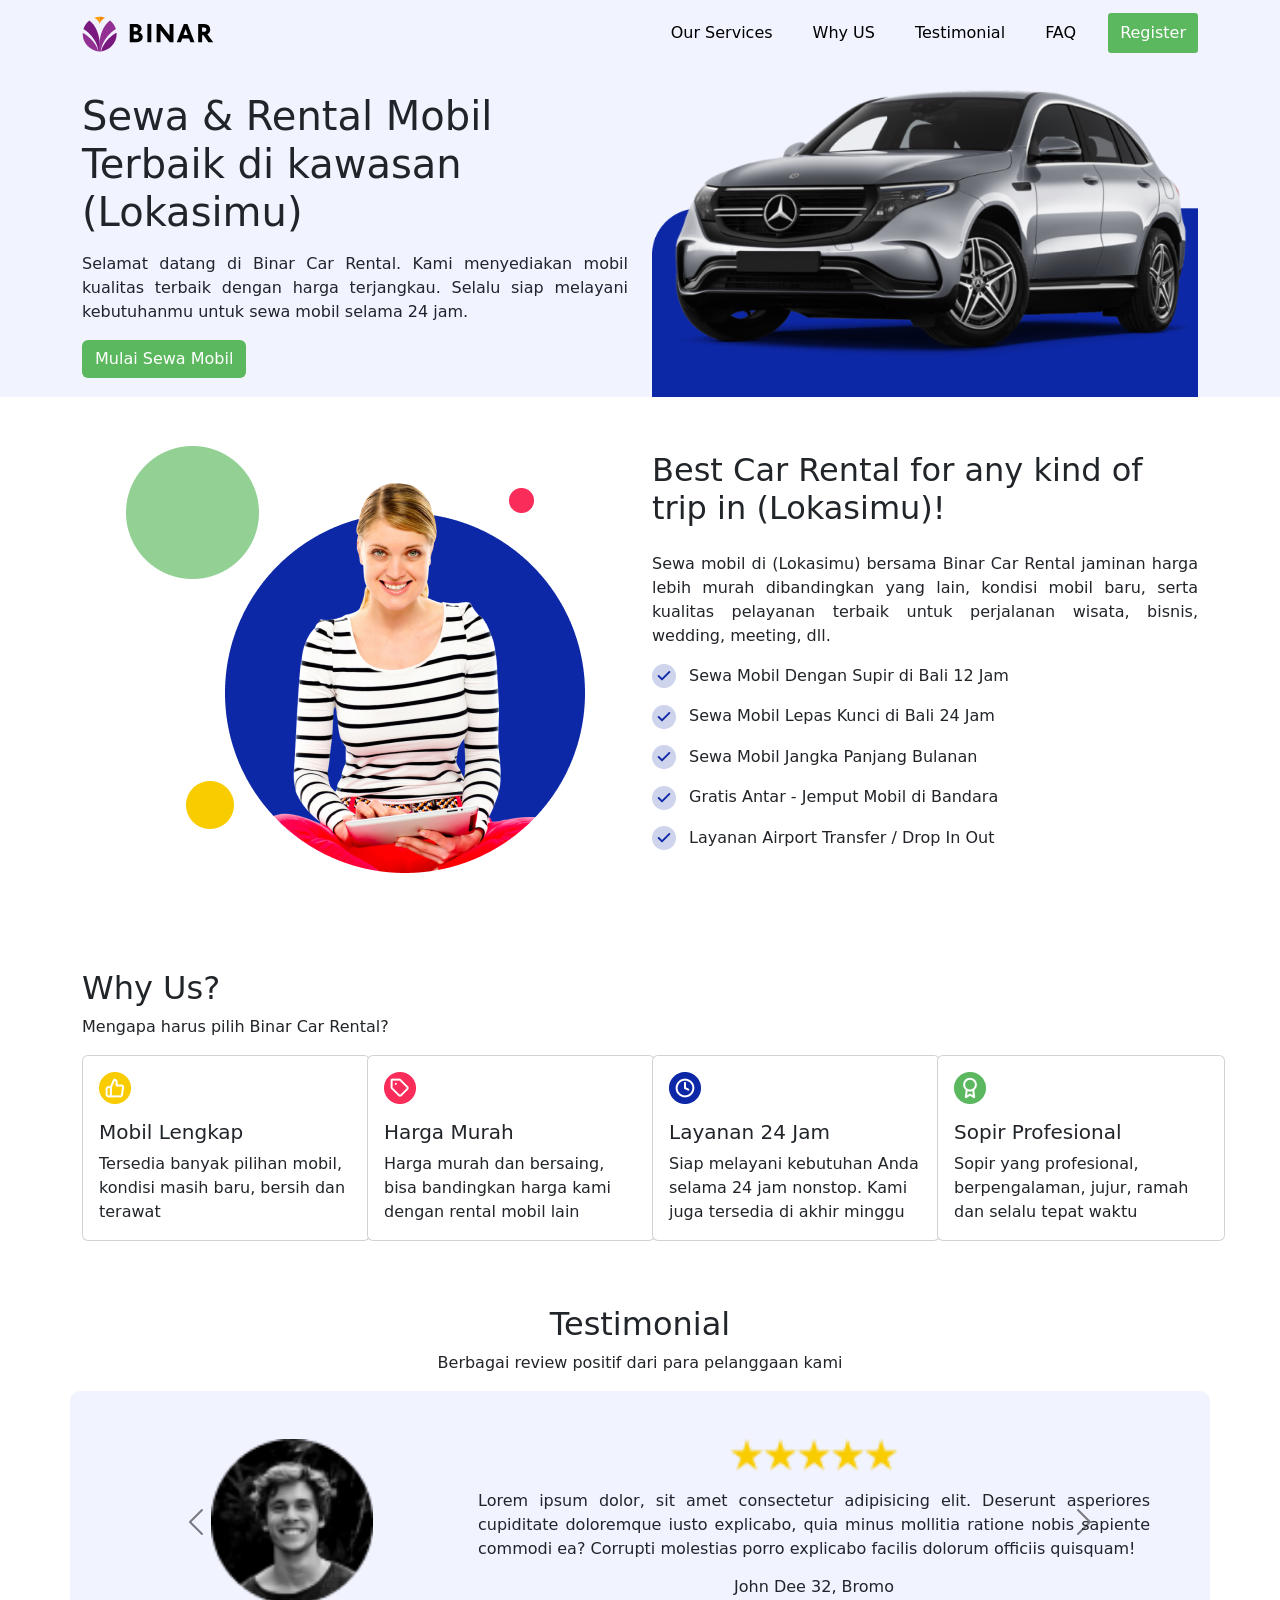
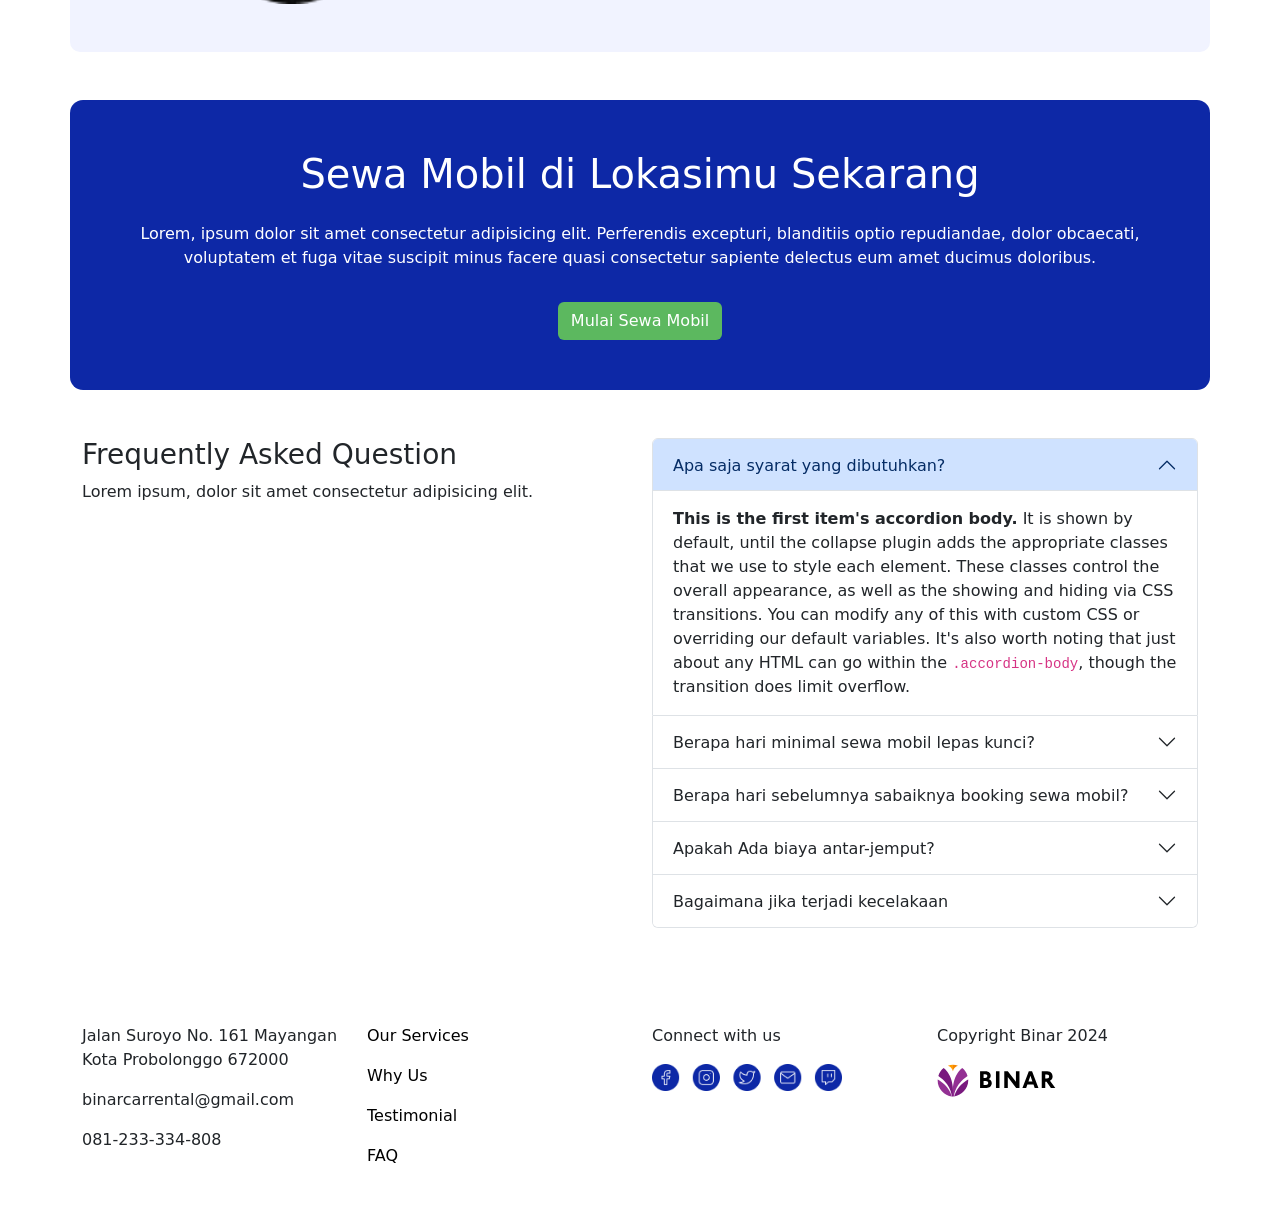
<file: index.html>
<!DOCTYPE html>
<html lang="en">
  <head>
    <meta charset="utf-8" />
    <meta name="viewport" content="width=device-width, initial-scale=1" />
    <title>Binar Car Rental</title>
    <link
      href="https://cdn.jsdelivr.net/npm/bootstrap@5.3.3/dist/css/bootstrap.min.css"
      rel="stylesheet"
      integrity="sha384-QWTKZyjpPEjISv5WaRU9OFeRpok6YctnYmDr5pNlyT2bRjXh0JMhjY6hW+ALEwIH"
      crossorigin="anonymous"
    />
  </head>
  <body>
    <div style="background-color: #f1f3ff">
      <!-- navbar start -->
      <nav class="navbar navbar-expand-md">
        <div class="container">
          <a class="navbar-brand" href="#">
            <img
              src="/image/logo binar.svg"
              alt="Logo"
              class="d-inline-block align-text-top"
            />
          </a>
          <button
            class="navbar-toggler"
            type="button"
            data-bs-toggle="offcanvas"
            data-bs-target="#navbarOffcanvas"
            aria-controls="navbarOffcanvas"
          >
            <span class="navbar-toggler-icon"></span>
          </button>

          <div
            class="offcanvas offcanvas-end offcanvas-half"
            tabindex="-1"
            id="navbarOffcanvas"
            aria-labelledby="navbarOffcanvasLabel"
            style="width: 50%"
          >
            <div class="offcanvas-header">
              <h5 class="offcanvas-title" id="navbarOffcanvasLabel">BCR</h5>
              <button
                type="button"
                class="btn-close"
                data-bs-dismiss="offcanvas"
                aria-label="Close"
              ></button>
            </div>
            <div class="offcanvas-body">
              <ul class="navbar-nav ms-auto gap-md-4">
                <li class="nav-item">
                  <a class="nav-link text-black" href="#ourservices"
                    >Our Services</a
                  >
                </li>
                <li class="nav-item">
                  <a class="nav-link text-black" href="#whyus">Why US</a>
                </li>
                <li class="nav-item">
                  <a class="nav-link text-black" href="#testimonial"
                    >Testimonial</a
                  >
                </li>
                <li class="nav-item">
                  <a class="nav-link text-black" href="#faq">FAQ</a>
                </li>
                <li class="nav-item">
                  <a
                    class="nav-link text-white"
                    style="
                      background-color: #5cb85f;
                      width: fit-content;
                      padding: 8px 12px;
                      border-radius: 3px;
                    "
                    href="#"
                    >Register</a
                  >
                </li>
              </ul>
            </div>
          </div>
        </div>
      </nav>
      <!-- navbar end -->
      <!-- main section start -->
      <div id="mainsection" class="container">
        <div class="row">
          <div class="col-md-6 d-flex flex-column justify-content-center">
            <h1 style="margin-top: 8px; margin-bottom: 8px">
              Sewa & Rental Mobil Terbaik di kawasan (Lokasimu)
            </h1>
            <p style="margin-top: 8px; margin-bottom: 8px; text-align: justify">
              Selamat datang di Binar Car Rental. Kami menyediakan mobil
              kualitas terbaik dengan harga terjangkau. Selalu siap melayani
              kebutuhanmu untuk sewa mobil selama 24 jam.
            </p>
            <div>
              <button
                type="button"
                class="btn text-white"
                style="
                  background-color: #5cb85f;
                  margin-top: 8px;
                  width: fit-content;
                "
                onclick="window.open('rentcar-page.html', '_blank')"
              >
                Mulai Sewa Mobil
              </button>
            </div>
          </div>
          <div class="col-md-6">
            <img
              src="/image/img_car.png"
              class="img-fluid"
              alt="Mercedes"
              style="margin-top: 16px"
            />
          </div>
        </div>
      </div>
      <!-- main section end -->
    </div>
    <!-- our services start -->
    <div id="ourservices" class="container">
      <div class="row">
        <!-- left column -->
        <div class="col-md-6 d-flex justify-content-center my-5">
          <img
            src="/image/img_service.png"
            class="img-fluid"
            alt="ourservice"
          />
        </div>
        <!-- right column -->
        <div class="col-md-6 d-flex flex-column justify-content-center">
          <h2 style="margin-bottom: 24px">
            Best Car Rental for any kind of trip in (Lokasimu)!
          </h2>
          <p style="text-align: justify">
            Sewa mobil di (Lokasimu) bersama Binar Car Rental jaminan harga
            lebih murah dibandingkan yang lain, kondisi mobil baru, serta
            kualitas pelayanan terbaik untuk perjalanan wisata, bisnis, wedding,
            meeting, dll.
          </p>
          <p>
            <img
              src="/image/checklist.png"
              alt="check"
              style="margin-right: 8px"
            />
            Sewa Mobil Dengan Supir di Bali 12 Jam
          </p>
          <p>
            <img
              src="/image/checklist.png"
              alt="check"
              style="margin-right: 8px"
            />
            Sewa Mobil Lepas Kunci di Bali 24 Jam
          </p>
          <p>
            <img
              src="/image/checklist.png"
              alt="check"
              style="margin-right: 8px"
            />
            Sewa Mobil Jangka Panjang Bulanan
          </p>
          <p>
            <img
              src="/image/checklist.png"
              alt="check"
              style="margin-right: 8px"
            />
            Gratis Antar - Jemput Mobil di Bandara
          </p>
          <p>
            <img
              src="/image/checklist.png"
              alt="check"
              style="margin-right: 8px"
            />
            Layanan Airport Transfer / Drop In Out
          </p>
        </div>
      </div>
    </div>
    <!-- our services end -->
    <!-- why us start -->
    <div id="whyus" class="container mt-5">
      <div class="row">
        <div class="col-md-12 text-center text-md-start">
          <h2>Why Us?</h2>
        </div>
        <div class="col-md-12 text-center text-md-start">
          <p>Mengapa harus pilih Binar Car Rental?</p>
        </div>
        <!-- first card start -->
        <div class="col-md-3 mb-3">
          <div class="card mx-auto" style="width: 18rem">
            <div class="card-body">
              <img
                src="/image/icon_complete.png"
                alt="test"
                style="margin-bottom: 16px"
              />
              <h5 class="card-title">Mobil Lengkap</h5>
              <p class="card-text">
                Tersedia banyak pilihan mobil, kondisi masih baru, bersih dan
                terawat
              </p>
            </div>
          </div>
        </div>
        <!-- first card end -->
        <!-- second card start -->
        <div class="col-md-3 mb-3">
          <div class="card mx-auto" style="width: 18rem">
            <div class="card-body">
              <img
                src="/image/icon_price.png"
                alt="test"
                style="margin-bottom: 16px"
              />
              <h5 class="card-title">Harga Murah</h5>
              <p class="card-text">
                Harga murah dan bersaing, bisa bandingkan harga kami dengan
                rental mobil lain
              </p>
            </div>
          </div>
        </div>
        <!-- second card end -->
        <!-- third card start -->
        <div class="col-md-3 mb-3">
          <div class="card mx-auto" style="width: 18rem">
            <div class="card-body">
              <img
                src="/image/icon_24hrs.png"
                alt="test"
                style="margin-bottom: 16px"
              />
              <h5 class="card-title">Layanan 24 Jam</h5>
              <p class="card-text">
                Siap melayani kebutuhan Anda selama 24 jam nonstop. Kami juga
                tersedia di akhir minggu
              </p>
            </div>
          </div>
        </div>
        <!-- third card end -->
        <!-- fourth card start -->
        <div class="col-md-3 mb-3">
          <div class="card mx-auto" style="width: 18rem">
            <div class="card-body">
              <img
                src="/image/icon_professional.png"
                alt="test"
                style="margin-bottom: 16px"
              />
              <h5 class="card-title">Sopir Profesional</h5>
              <p class="card-text">
                Sopir yang profesional, berpengalaman, jujur, ramah dan selalu
                tepat waktu
              </p>
            </div>
          </div>
        </div>
        <!-- fourth card end -->
      </div>
    </div>
    <!-- why us end -->
    <!-- testimonial start -->
    <div
      id="testimonial"
      class="container pt-5 d-flex flex-column justify-content-center align-items-center text-center"
    >
      <h2>Testimonial</h2>
      <p>Berbagai review positif dari para pelanggaan kami</p>
    </div>
    <div
      class="container mb-5 p-5"
      style="background-color: #f1f3ff; border-radius: 10px"
    >
      <div id="carouselExampleDark" class="carousel carousel-dark slide">
        <div class="carousel-inner">
          <!-- first carousel start -->
          <div class="carousel-item active">
            <div class="container">
              <div class="row">
                <div
                  class="col-12 col-md-4 d-flex justify-content-center mb-3 mb-md-0"
                >
                  <img
                    src="/image/carousel1.png"
                    class="img-fluid w-50"
                    alt="test"
                  />
                </div>
                <div class="col-12 col-md-8">
                  <div class="row justify-content-center">
                    <div class="col-12 text-center">
                      <img
                        src="image/Rate.png"
                        class="img-fluid w-25 mb-3"
                        alt="rate"
                      />
                      <p style="text-align: justify">
                        Lorem ipsum dolor, sit amet consectetur adipisicing
                        elit. Deserunt asperiores cupiditate doloremque iusto
                        explicabo, quia minus mollitia ratione nobis sapiente
                        commodi ea? Corrupti molestias porro explicabo facilis
                        dolorum officiis quisquam!
                      </p>
                      <h6>John Dee 32, Bromo</h6>
                    </div>
                  </div>
                </div>
              </div>
            </div>
          </div>
          <!-- first carousel end -->
          <!-- second carousel start -->
          <div class="carousel-item">
            <div class="row">
              <div
                class="col-12 col-md-4 d-flex justify-content-center mb-3 mb-md-0"
              >
                <img
                  src="/image/carousel2.png"
                  class="img-fluid w-50"
                  alt="test"
                />
              </div>
              <div class="col-12 col-md-8">
                <div class="row justify-content-center">
                  <img
                    src="image/Rate.png"
                    class="img-fluid w-25 mb-3"
                    alt="rate"
                  />
                  <p style="text-align: justify">
                    Lorem ipsum dolor, sit amet consectetur adipisicing elit.
                    Deserunt asperiores cupiditate doloremque iusto explicabo,
                    quia minus mollitia ratione nobis sapiente commodi ea?
                    Corrupti molestias porro explicabo facilis dolorum officiis
                    quisquam!
                  </p>
                  <h6>John Dee 32, Bromo</h6>
                </div>
              </div>
            </div>
          </div>
          <!-- second carousel end -->
          <!-- third carousel start -->
          <div class="carousel-item">
            <div class="row">
              <div
                class="col-12 col-md-4 d-flex justify-content-center mb-3 mb-md-0"
              >
                <img
                  src="/image/blackpink.jpg"
                  class="img-fluid w-50 rounded-circle"
                  alt="blackpink"
                />
              </div>
              <div class="col-12 col-md-8">
                <div class="row justify-content-center">
                  <img
                    src="image/Rate.png"
                    class="img-fluid w-25 mb-3"
                    alt="rate"
                  />
                  <p style="text-align: justify">
                    Lorem ipsum dolor, sit amet consectetur adipisicing elit.
                    Deserunt asperiores cupiditate doloremque iusto explicabo,
                    quia minus mollitia ratione nobis sapiente commodi ea?
                    Corrupti molestias porro explicabo facilis dolorum officiis
                    quisquam!
                  </p>
                  <h6>John Dee 32, Bromo</h6>
                </div>
              </div>
            </div>
          </div>
          <!-- third carousel end -->
        </div>
        <button
          class="carousel-control-prev"
          type="button"
          data-bs-target="#carouselExampleDark"
          data-bs-slide="prev"
        >
          <span class="carousel-control-prev-icon" aria-hidden="true"></span>
          <span class="visually-hidden">Previous</span>
        </button>
        <button
          class="carousel-control-next"
          type="button"
          data-bs-target="#carouselExampleDark"
          data-bs-slide="next"
        >
          <span class="carousel-control-next-icon" aria-hidden="true"></span>
          <span class="visually-hidden">Next</span>
        </button>
      </div>
    </div>
    <!-- testimonial end -->
    <!-- getting started start -->
    <div
      class="container mb-5 d-flex justify-content-center align-items-center"
      style="background-color: #0d28a6; border-radius: 13px; padding: 50px"
    >
      <div class="row gy-3 text-white text-center">
        <div class="col-md-12">
          <h1>Sewa Mobil di Lokasimu Sekarang</h1>
        </div>
        <div class="col-md-12">
          <p>
            Lorem, ipsum dolor sit amet consectetur adipisicing elit.
            Perferendis excepturi, blanditiis optio repudiandae, dolor
            obcaecati, voluptatem et fuga vitae suscipit minus facere quasi
            consectetur sapiente delectus eum amet ducimus doloribus.
          </p>
        </div>
        <div>
          <button
            type="button"
            class="btn text-white"
            style="background-color: #5cb85f; width: fit-content"
          >
            Mulai Sewa Mobil
          </button>
        </div>
      </div>
    </div>
    <!-- getting started end -->
    <!-- FAQ section start -->
    <div id="faq" class="container mb-5">
      <div class="row">
        <div class="col-lg-6 col-12 mb-4 mb-lg-0 text-lg-start text-center">
          <h3>Frequently Asked Question</h3>
          <p>Lorem ipsum, dolor sit amet consectetur adipisicing elit.</p>
        </div>
        <div class="col-lg-6 col-12">
          <div class="accordion" id="accordionExample">
            <!-- first accordion start -->
            <div class="accordion-item">
              <h2 class="accordion-header">
                <button
                  class="accordion-button"
                  type="button"
                  data-bs-toggle="collapse"
                  data-bs-target="#collapseOne"
                  aria-expanded="true"
                  aria-controls="collapseOne"
                >
                  Apa saja syarat yang dibutuhkan?
                </button>
              </h2>
              <div
                id="collapseOne"
                class="accordion-collapse collapse show"
                data-bs-parent="#accordionExample"
              >
                <div class="accordion-body">
                  <strong>This is the first item's accordion body.</strong> It
                  is shown by default, until the collapse plugin adds the
                  appropriate classes that we use to style each element. These
                  classes control the overall appearance, as well as the showing
                  and hiding via CSS transitions. You can modify any of this
                  with custom CSS or overriding our default variables. It's also
                  worth noting that just about any HTML can go within the
                  <code>.accordion-body</code>, though the transition does limit
                  overflow.
                </div>
              </div>
            </div>
            <!-- first accordion end -->
            <!-- second accordion start -->
            <div class="accordion-item">
              <h2 class="accordion-header">
                <button
                  class="accordion-button collapsed"
                  type="button"
                  data-bs-toggle="collapse"
                  data-bs-target="#collapseTwo"
                  aria-expanded="false"
                  aria-controls="collapseTwo"
                >
                  Berapa hari minimal sewa mobil lepas kunci?
                </button>
              </h2>
              <div
                id="collapseTwo"
                class="accordion-collapse collapse"
                data-bs-parent="#accordionExample"
              >
                <div class="accordion-body">
                  <strong>This is the second item's accordion body.</strong> It
                  is hidden by default, until the collapse plugin adds the
                  appropriate classes that we use to style each element. These
                  classes control the overall appearance, as well as the showing
                  and hiding via CSS transitions. You can modify any of this
                  with custom CSS or overriding our default variables. It's also
                  worth noting that just about any HTML can go within the
                  <code>.accordion-body</code>, though the transition does limit
                  overflow.
                </div>
              </div>
            </div>
            <!-- second accordion end -->
            <!-- third accordion start -->
            <div class="accordion-item">
              <h2 class="accordion-header">
                <button
                  class="accordion-button collapsed"
                  type="button"
                  data-bs-toggle="collapse"
                  data-bs-target="#collapseThree"
                  aria-expanded="false"
                  aria-controls="collapseThree"
                >
                  Berapa hari sebelumnya sabaiknya booking sewa mobil?
                </button>
              </h2>
              <div
                id="collapseThree"
                class="accordion-collapse collapse"
                data-bs-parent="#accordionExample"
              >
                <div class="accordion-body">
                  <strong>This is the third item's accordion body.</strong> It
                  is hidden by default, until the collapse plugin adds the
                  appropriate classes that we use to style each element. These
                  classes control the overall appearance, as well as the showing
                  and hiding via CSS transitions. You can modify any of this
                  with custom CSS or overriding our default variables. It's also
                  worth noting that just about any HTML can go within the
                  <code>.accordion-body</code>, though the transition does limit
                  overflow.
                </div>
              </div>
            </div>
            <!-- third accordion end -->
            <!-- fourth accordion start -->
            <div class="accordion-item">
              <h2 class="accordion-header">
                <button
                  class="accordion-button collapsed"
                  type="button"
                  data-bs-toggle="collapse"
                  data-bs-target="#collapseFour"
                  aria-expanded="false"
                  aria-controls="collapseFour"
                >
                  Apakah Ada biaya antar-jemput?
                </button>
              </h2>
              <div
                id="collapseFour"
                class="accordion-collapse collapse"
                data-bs-parent="#accordionExample"
              >
                <div class="accordion-body">
                  <strong>This is the third item's accordion body.</strong> It
                  is hidden by default, until the collapse plugin adds the
                  appropriate classes that we use to style each element. These
                  classes control the overall appearance, as well as the showing
                  and hiding via CSS transitions. You can modify any of this
                  with custom CSS or overriding our default variables. It's also
                  worth noting that just about any HTML can go within the
                  <code>.accordion-body</code>, though the transition does limit
                  overflow.
                </div>
              </div>
            </div>
            <!-- fourth accordion end -->
            <!-- fifth accordion start -->
            <div class="accordion-item">
              <h2 class="accordion-header">
                <button
                  class="accordion-button collapsed"
                  type="button"
                  data-bs-toggle="collapse"
                  data-bs-target="#collapseFive"
                  aria-expanded="false"
                  aria-controls="collapseFive"
                >
                  Bagaimana jika terjadi kecelakaan
                </button>
              </h2>
              <div
                id="collapseFive"
                class="accordion-collapse collapse"
                data-bs-parent="#accordionExample"
              >
                <div class="accordion-body">
                  <strong>This is the third item's accordion body.</strong> It
                  is hidden by default, until the collapse plugin adds the
                  appropriate classes that we use to style each element. These
                  classes control the overall appearance, as well as the showing
                  and hiding via CSS transitions. You can modify any of this
                  with custom CSS or overriding our default variables. It's also
                  worth noting that just about any HTML can go within the
                  <code>.accordion-body</code>, though the transition does limit
                  overflow.
                </div>
              </div>
            </div>
            <!-- fifth accordion end -->
          </div>
        </div>
      </div>
    </div>
    <!-- FAQ section end -->
    <!-- footer start -->
    <div class="container py-5">
      <div class="row">
        <!-- address column -->
        <div class="col-lg-3 col-md-6 col-12">
          <div class="row">
            <p>Jalan Suroyo No. 161 Mayangan Kota Probolonggo 672000</p>
          </div>
          <div class="row">
            <p>binarcarrental@gmail.com</p>
          </div>
          <div class="row">
            <p>081-233-334-808</p>
          </div>
        </div>
        <!-- navigation column -->
        <div class="col-lg-3 col-md-6 col-12">
          <a
            class="nav-link text-black"
            href="#ourservices"
            style="margin-bottom: 16px"
            >Our Services</a
          >
          <a
            class="nav-link text-black"
            href="#whyus"
            style="margin-bottom: 16px"
            >Why Us</a
          >
          <a
            class="nav-link text-black"
            href="#testimonial"
            style="margin-bottom: 16px"
            >Testimonial</a
          >
          <a class="nav-link text-black" href="#faq" style="margin-bottom: 16px"
            >FAQ</a
          >
        </div>
        <!-- social media column -->
        <div class="col-lg-3 col-md-6 col-12 text-lg-start">
          <div class="row">
            <p>Connect with us</p>
          </div>
          <div class="row">
            <img
              src="/image/list item.png"
              alt="sosmed"
              class="img-fluid w-75 w-lg-100"
              style="margin-bottom: 16px"
            />
          </div>
        </div>
        <!-- copyright column -->
        <div class="col-lg-3 col-md-6 col-12 text-lg-start">
          <div class="row">
            <p>Copyright Binar 2024</p>
          </div>
          <div class="row">
            <img
              src="image/logo binar.svg"
              alt="Binar"
              class="img-fluid w-50 w-lg-75"
            />
          </div>
        </div>
      </div>
    </div>
    <!-- footer end -->
    <script
      src="https://cdn.jsdelivr.net/npm/bootstrap@5.3.3/dist/js/bootstrap.bundle.min.js"
      integrity="sha384-YvpcrYf0tY3lHB60NNkmXc5s9fDVZLESaAA55NDzOxhy9GkcIdslK1eN7N6jIeHz"
      crossorigin="anonymous"
    ></script>
  </body>
</html>
</file>
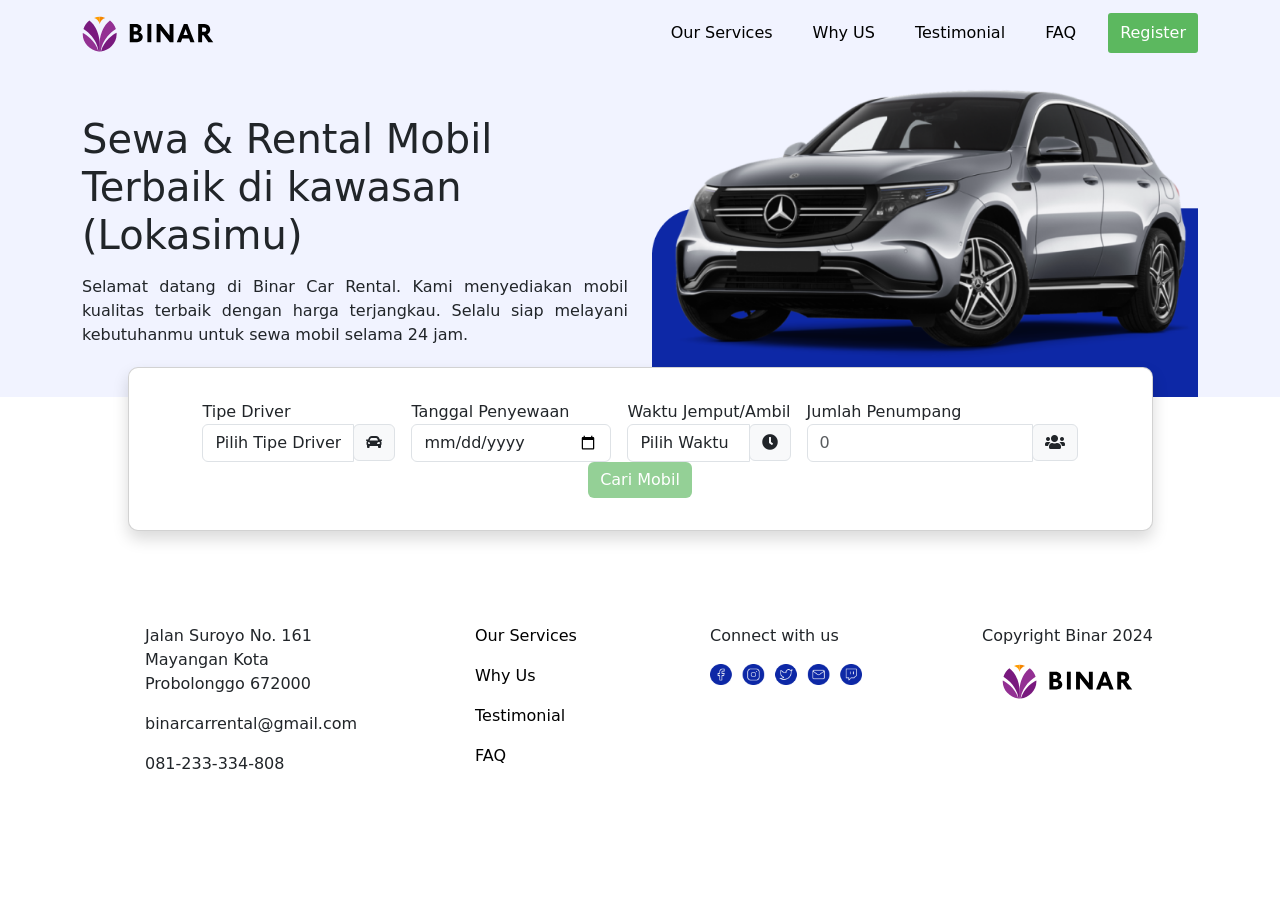
<file: rentcar-page.html>
<!DOCTYPE html>
<html lang="en">
  <head>
    <meta charset="UTF-8" />
    <meta name="viewport" content="width=device-width, initial-scale=1.0" />
    <title>Sewa Mobil</title>
    <link
      href="https://cdn.jsdelivr.net/npm/bootstrap@5.3.3/dist/css/bootstrap.min.css"
      rel="stylesheet"
      integrity="sha384-QWTKZyjpPEjISv5WaRU9OFeRpok6YctnYmDr5pNlyT2bRjXh0JMhjY6hW+ALEwIH"
      crossorigin="anonymous"
    />
    <link
      rel="stylesheet"
      href="https://cdnjs.cloudflare.com/ajax/libs/font-awesome/5.15.3/css/all.min.css"
    />
    <link rel="stylesheet" href="style.css" />
  </head>
  <body>
    <div style="background-color: #f1f3ff">
      <!-- navbar -->
      <nav class="navbar navbar-expand-md">
        <div class="container">
          <a class="navbar-brand" href="landing-page.html">
            <img
              src="/image/logo binar.svg"
              alt="Logo"
              class="d-inline-block align-text-top"
            />
          </a>
          <button
            class="navbar-toggler"
            type="button"
            data-bs-toggle="offcanvas"
            data-bs-target="#navbarOffcanvas"
            aria-controls="navbarOffcanvas"
          >
            <span class="navbar-toggler-icon"></span>
          </button>

          <div
            class="offcanvas offcanvas-end offcanvas-half"
            tabindex="-1"
            id="navbarOffcanvas"
            aria-labelledby="navbarOffcanvasLabel"
            style="width: 50%"
          >
            <div class="offcanvas-header">
              <h5 class="offcanvas-title" id="navbarOffcanvasLabel">BCR</h5>
              <button
                type="button"
                class="btn-close"
                data-bs-dismiss="offcanvas"
                aria-label="Close"
              ></button>
            </div>
            <div class="offcanvas-body">
              <ul class="navbar-nav ms-auto gap-md-4">
                <li class="nav-item">
                  <a class="nav-link text-black" href="#ourservices"
                    >Our Services</a
                  >
                </li>
                <li class="nav-item">
                  <a class="nav-link text-black" href="#whyus">Why US</a>
                </li>
                <li class="nav-item">
                  <a class="nav-link text-black" href="#testimonial"
                    >Testimonial</a
                  >
                </li>
                <li class="nav-item">
                  <a class="nav-link text-black" href="#faq">FAQ</a>
                </li>
                <li class="nav-item">
                  <a
                    class="nav-link text-white"
                    style="
                      background-color: #5cb85f;
                      width: fit-content;
                      padding: 8px 12px;
                      border-radius: 3px;
                    "
                    href="#"
                    >Register</a
                  >
                </li>
              </ul>
            </div>
          </div>
        </div>
      </nav>
      <!-- main section -->
      <div id="mainsection" class="container">
        <div class="row">
          <div class="col-md-6 d-flex flex-column justify-content-center">
            <h1 style="margin-top: 8px; margin-bottom: 8px">
              Sewa & Rental Mobil Terbaik di kawasan (Lokasimu)
            </h1>
            <p style="margin-top: 8px; margin-bottom: 8px; text-align: justify">
              Selamat datang di Binar Car Rental. Kami menyediakan mobil
              kualitas terbaik dengan harga terjangkau. Selalu siap melayani
              kebutuhanmu untuk sewa mobil selama 24 jam.
            </p>
          </div>
          <div class="col-md-6">
            <img
              src="/image/img_car.png"
              class="img-fluid"
              alt="Mercedes"
              style="margin-top: 16px"
            />
          </div>
        </div>
      </div>
    </div>
    <!-- input form -->
    <div class="container input-form">
      <div class="card mx-auto shadow py-3 floating-form">
        <div class="card-body">
          <form
            id="carRentalForm"
            class="d-flex justify-content-center flex-wrap"
          >
            <!-- Input 1: Tipe Driver -->
            <div class="form-group mx-2">
              <label for="driverType">Tipe Driver</label>
              <div class="input-group">
                <select class="form-control" id="driverType" name="driverType">
                  <option value="">Pilih Tipe Driver</option>
                  <option value="dengan supir">Dengan Supir</option>
                  <option value="tanpa supir">Tanpa Supir</option>
                </select>
                <div class="input-group-append">
                  <span class="input-group-text"
                    ><i class="fas fa-car"></i
                  ></span>
                </div>
              </div>
            </div>

            <!-- Input 2: Tanggal -->
            <div class="form-group mx-2">
              <label for="rentalDate">Tanggal Penyewaan</label>
              <input type="date" class="form-control" id="date-input" />
            </div>

            <!-- Input 3: Waktu Jemput/Ambil -->
            <div class="form-group mx-2">
              <label for="pickupTime">Waktu Jemput/Ambil</label>
              <div class="input-group">
                <select class="form-control" id="pickupTime" name="pickupTime">
                  <option value="">Pilih Waktu</option>
                  <option value="08:00">08:00</option>
                  <option value="09:00">09:00</option>
                  <option value="10:00">10:00</option>
                  <option value="11:00">11:00</option>
                  <option value="12:00">12:00</option>
                </select>
                <div class="input-group-append">
                  <span class="input-group-text"
                    ><i class="fas fa-clock"></i
                  ></span>
                </div>
              </div>
            </div>

            <!-- Input 4: Jumlah Penumpang -->
            <div class="form-group mx-2">
              <label for="passengerCount">Jumlah Penumpang</label>
              <div class="input-group">
                <input
                  type="number"
                  class="form-control"
                  id="passenger-input"
                  name="passengerCount"
                  placeholder="0"
                  required
                />
                <div class="input-group-append">
                  <span class="input-group-text"
                    ><i class="fas fa-users"></i
                  ></span>
                </div>
              </div>
            </div>
            <!-- button cari -->
            <div class="form-group d-flex align-items-end mx-2">
              <button
                type="submit"
                class="btn custom-button"
                id="search-btn"
                disabled
              >
                Cari Mobil
              </button>
            </div>
          </form>
        </div>
      </div>
    </div>
    <!-- cars content -->
    <div class="container custom-carscontent">
      <div class="row d-flex" id="cars-content"></div>
    </div>
    <!-- footer -->
    <div class="container py-5">
      <div class="row">
        <!-- address column -->
        <div class="col-lg-3 col-md-6 col-12 address-column">
          <div class="row">
            <p>Jalan Suroyo No. 161 Mayangan Kota Probolonggo 672000</p>
          </div>
          <div class="row">
            <p>binarcarrental@gmail.com</p>
          </div>
          <div class="row">
            <p>081-233-334-808</p>
          </div>
        </div>
        <!-- navigation column -->
        <div class="col-lg-3 col-md-6 col-12 d-flex flex-column nav-column">
          <a
            class="nav-link text-black"
            href="#ourservices"
            style="margin-bottom: 16px"
            >Our Services</a
          >
          <a
            class="nav-link text-black"
            href="#whyus"
            style="margin-bottom: 16px"
            >Why Us</a
          >
          <a
            class="nav-link text-black"
            href="#testimonial"
            style="margin-bottom: 16px"
            >Testimonial</a
          >
          <a class="nav-link text-black" href="#faq" style="margin-bottom: 16px"
            >FAQ</a
          >
        </div>
        <!-- social media column -->
        <div
          class="col-lg-3 col-md-6 col-12 d-flex flex-column socmedia-column"
        >
          <p>Connect with us</p>
          <img
            src="/image/list item.png"
            alt="sosmed"
            class="img-fluid w-75 w-lg-100"
            style="margin-bottom: 16px"
          />
        </div>
        <!-- copyright column -->
        <div
          class="col-lg-3 col-md-6 col-12 d-flex flex-column align-items-center"
        >
          <p>Copyright Binar 2024</p>
          <img
            src="image/logo binar.svg"
            alt="Binar"
            class="img-fluid w-50 w-lg-75"
          />
        </div>
      </div>
    </div>
    <script
      src="https://cdn.jsdelivr.net/npm/bootstrap@5.3.3/dist/js/bootstrap.bundle.min.js"
      integrity="sha384-YvpcrYf0tY3lHB60NNkmXc5s9fDVZLESaAA55NDzOxhy9GkcIdslK1eN7N6jIeHz"
      crossorigin="anonymous"
    ></script>
    <script type="module" src="script.js"></script>
  </body>
</html>
</file>
<file: style.css>
.form-group {
  margin-right: 15px;
}

.card {
  max-width: 1025px;
}

.form-control {
  min-width: 200px;
}

.custom-button {
  border: none;
  background-color: #5cb85f;
  color: white;
}

.custom-button:disabled {
  background-color: #5cb85f;
  color: white;
}

.custom-button:hover {
  background-color: #5cb85f;
  color: white;
}

.input-group-text {
  height: 37.6px;
}

.floating-form {
  margin-top: -30px; /* Adjust this value to control how much it floats up */
  margin-bottom: -30px; /* Adjust this value to control how much it floats down */
  position: relative;
  z-index: 10; /* Ensures the form appears on top */
  box-shadow: 0px 4px 15px rgba(0, 0, 0, 0.2); /* Adjust shadow to create floating effect */
  border-radius: 10px; /* Optional: make the form corners rounded */
  background-color: #fff; /* Ensures a white background */
}

.nav-column {
  padding-left: 120px;
}

.address-column {
  padding-left: 75px;
}

.socmedia-column {
  padding-left: 70px;
}

.custom-carscontent {
  margin-top: 75px;
}

.h3-else {
  text-align: center;
}

.card-img-top {
  width: 100%; /* Make the image width fill the card */
  height: 200px; /* Set a fixed height for the images */
  object-fit: cover; /* Ensures the image covers the entire area without distortion */
}

.btn-pilih {
  background-color: #5cb85f;
  color: white;
  width: 100%;
}

.btn-pilih:hover {
  background-color: #5cb85f;
  color: white;
  width: 100%;
}
</file>
